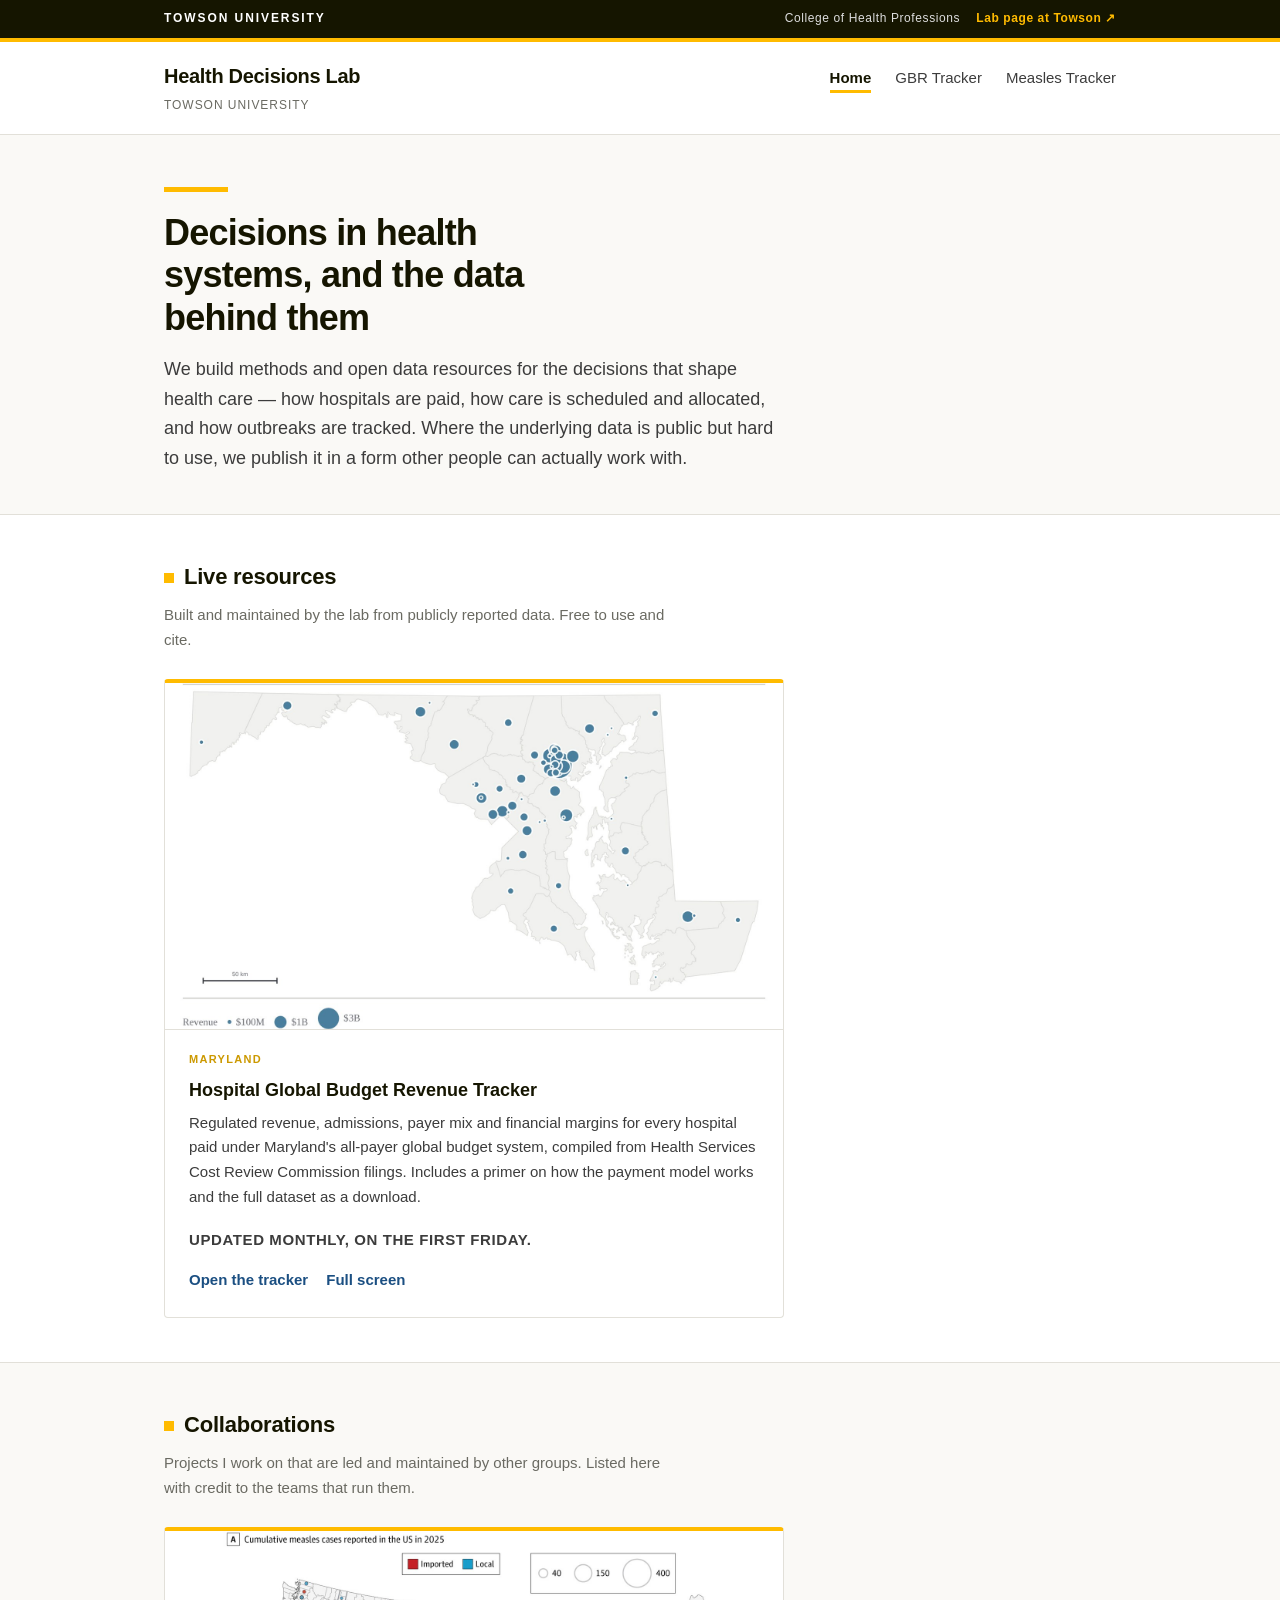
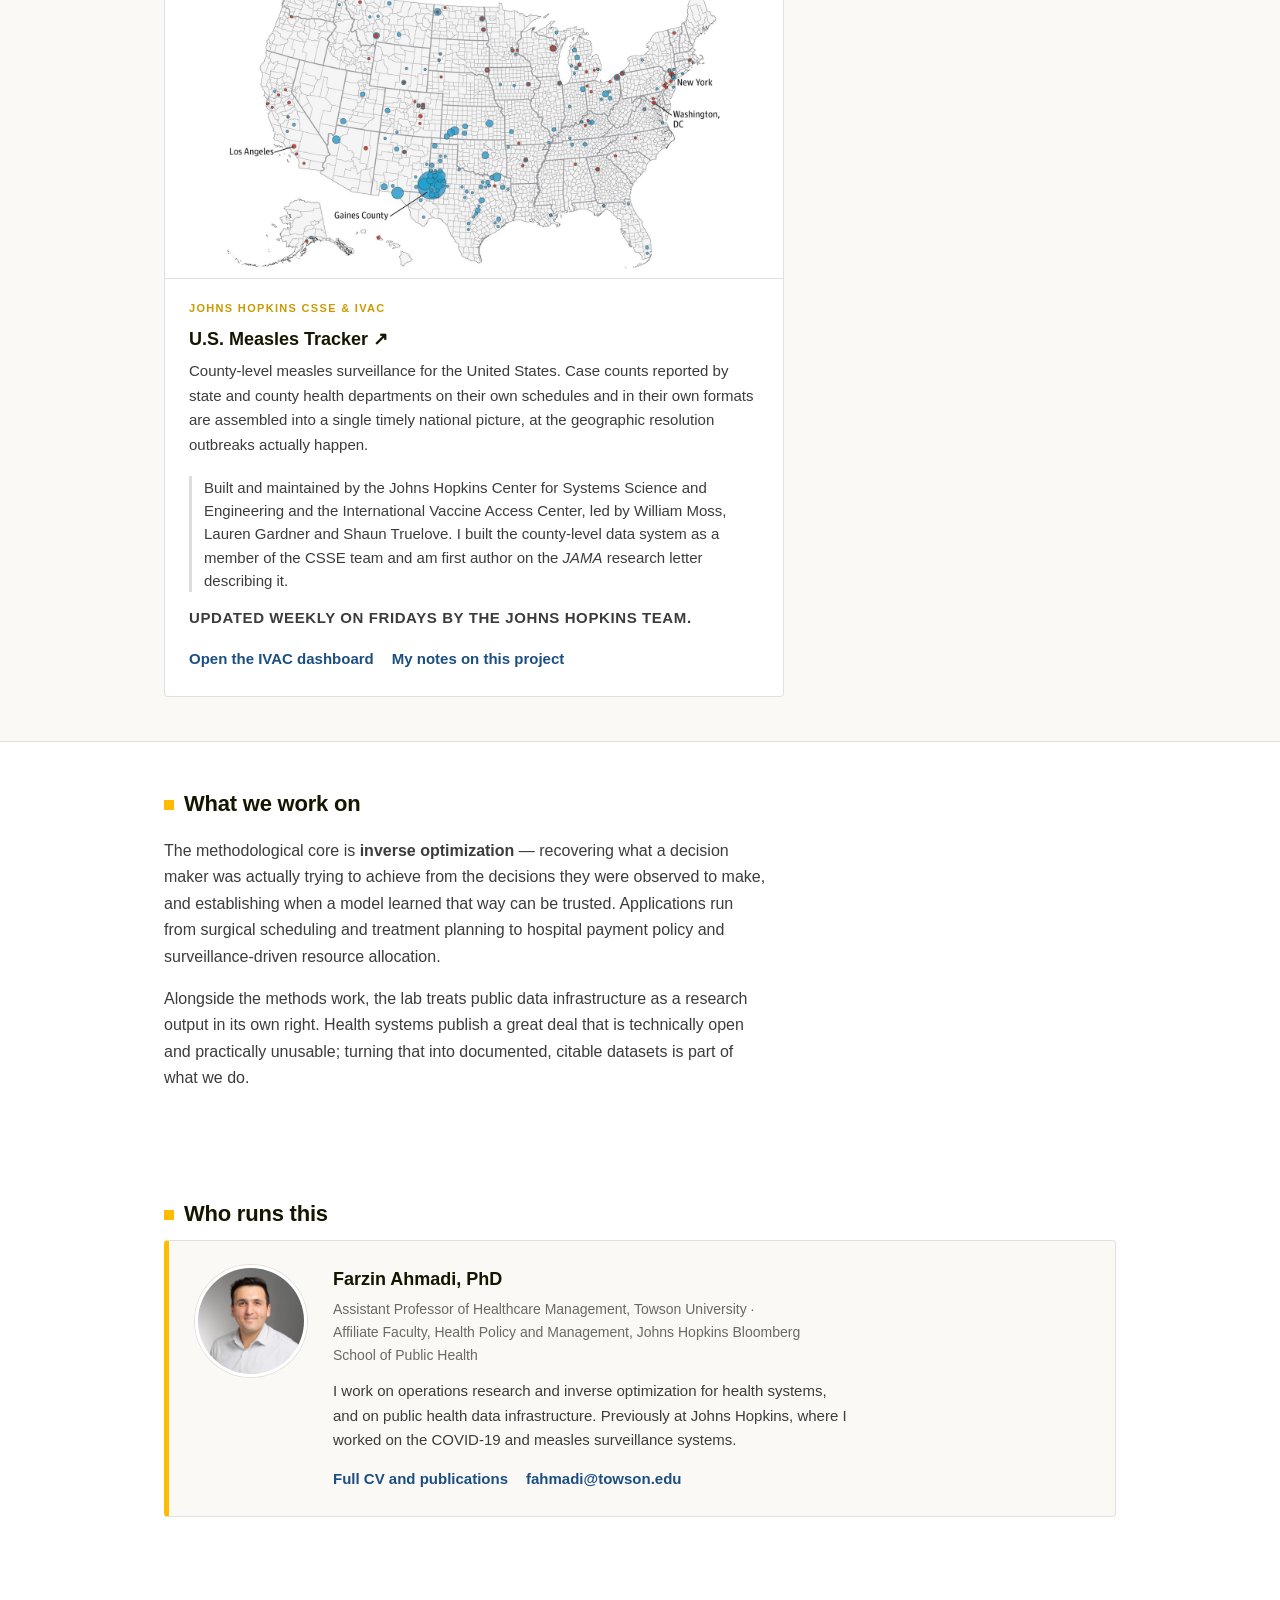
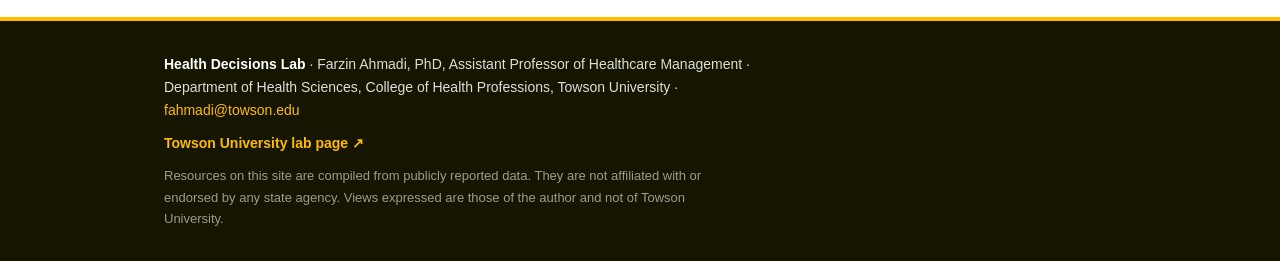
<file: index.html>
<!DOCTYPE html>
<html lang="en">
<head>
<meta charset="utf-8">
<meta name="viewport" content="width=device-width, initial-scale=1">
<title>Health Decisions Lab — Towson University</title>
<meta name="description" content="Methods and open data resources for decisions in health systems: hospital payment, care operations, and disease surveillance. Farzin Ahmadi, Towson University.">
<link rel="stylesheet" href="styles.css">
</head>
<body>

<div class="tu-bar">
  <div class="tu-bar-inner">
    <a class="tu-wordmark" href="https://www.towson.edu/" target="_blank" rel="noopener">
      <!-- Optional: download the official TU mark from towson.edu/brand, save it as tu-logo.png
           in this folder, and uncomment the next line. Text fallback is used otherwise. -->
      <!-- <img src="tu-logo.png" alt=""> -->
      Towson University
    </a>
    <span class="tu-right">
      <span class="tu-unit">College of Health Professions</span>
      <a class="tu-link" href="https://wp.towson.edu/healthdecisions/">Lab page at Towson &#8599;</a>
    </span>
  </div>
</div>

<header class="site-header">
  <div class="header-inner">
    <a class="brand" href="./">
      <span class="brand-name">Health Decisions Lab</span>
      <span class="brand-sub">Towson University</span>
    </a>
    <nav aria-label="Main">
      <ul>
        <li><a href="./" aria-current="page">Home</a></li>
        <li><a href="gbr-tracker.html">GBR Tracker</a></li>
        <li><a href="measles.html">Measles Tracker</a></li>
      </ul>
    </nav>
  </div>
</header>

<main>
  <div class="hero">
    <div class="wrap">
      <div class="rule"></div>
      <h1>Decisions in health systems, and the data behind them</h1>
      <p>We build methods and open data resources for the decisions that shape health care —
         how hospitals are paid, how care is scheduled and allocated, and how outbreaks are
         tracked. Where the underlying data is public but hard to use, we publish it in a form
         other people can actually work with.</p>
    </div>
  </div>

  <section>
    <div class="wrap">
      <h2><span class="tick"></span>Live resources</h2>
      <p class="section-note">Built and maintained by the lab from publicly reported data.
         Free to use and cite.</p>

      <div class="cards cards--solo">

        <article class="card">
          <div class="card-thumb" style="background-image:url('img/gbr-card.jpg')"
               role="img" aria-label="Map of Maryland hospital revenue under global budgets"></div>
          <p class="eyebrow">Maryland</p>
          <h3><a href="gbr-tracker.html">Hospital Global Budget Revenue Tracker</a></h3>
          <p>Regulated revenue, admissions, payer mix and financial margins for every hospital
             paid under Maryland's all-payer global budget system, compiled from Health Services
             Cost Review Commission filings. Includes a primer on how the payment model works
             and the full dataset as a download.</p>
          <p class="card-meta">Updated monthly, on the first Friday.</p>
          <div class="card-links">
            <a href="gbr-tracker.html">Open the tracker</a>
            <a href="https://farzinahmadi.github.io/maryland-gbr-tracker/" target="_blank" rel="noopener">Full screen</a>
          </div>
        </article>

      </div>
    </div>
  </section>

  <section class="section-alt">
    <div class="wrap">
      <h2><span class="tick"></span>Collaborations</h2>
      <p class="section-note">Projects I work on that are led and maintained by other groups.
         Listed here with credit to the teams that run them.</p>

      <div class="cards cards--solo">

        <article class="card">
          <div class="card-thumb" style="background-image:url('img/measles-card.jpg')"
               role="img" aria-label="Map of cumulative US measles cases in 2025, from Ahmadi et al., JAMA 2025"></div>
          <p class="eyebrow">Johns Hopkins CSSE &amp; IVAC</p>
          <h3><a href="https://publichealth.jhu.edu/ivac/resources/us-measles-tracker" target="_blank" rel="noopener">U.S. Measles Tracker&nbsp;&#8599;</a></h3>
          <p>County-level measles surveillance for the United States. Case counts reported by
             state and county health departments on their own schedules and in their own formats
             are assembled into a single timely national picture, at the geographic resolution
             outbreaks actually happen.</p>
          <p class="card-credit">Built and maintained by the Johns Hopkins Center for Systems Science
             and Engineering and the International Vaccine Access Center, led by William Moss,
             Lauren Gardner and Shaun Truelove. I built the county-level data system as a member
             of the CSSE team and am first author on the <em>JAMA</em> research letter describing it.</p>
          <p class="card-meta">Updated weekly on Fridays by the Johns Hopkins team.</p>
          <div class="card-links">
            <a href="https://publichealth.jhu.edu/ivac/resources/us-measles-tracker" target="_blank" rel="noopener">Open the IVAC dashboard</a>
            <a href="measles.html">My notes on this project</a>
          </div>
        </article>

      </div>
    </div>
  </section>

  <section>
    <div class="wrap">
      <h2><span class="tick"></span>What we work on</h2>
      <p>The methodological core is <strong>inverse optimization</strong> — recovering what a
         decision maker was actually trying to achieve from the decisions they were observed to
         make, and establishing when a model learned that way can be trusted. Applications run
         from surgical scheduling and treatment planning to hospital payment policy and
         surveillance-driven resource allocation.</p>
      <p>Alongside the methods work, the lab treats public data infrastructure as a research
         output in its own right. Health systems publish a great deal that is technically open
         and practically unusable; turning that into documented, citable datasets is part of
         what we do.</p>
    </div>
  </section>

  <section>
    <div class="wrap">
      <h2><span class="tick"></span>Who runs this</h2>
      <div class="lead-card">
        <img class="lead-photo" src="img/farzin.jpg" alt="Farzin Ahmadi">
        <div class="lead-body">
          <p class="lead-name">Farzin Ahmadi, PhD</p>
          <p class="lead-role">Assistant Professor of Healthcare Management, Towson University &middot;
             Affiliate Faculty, Health Policy and Management, Johns Hopkins Bloomberg School of Public Health</p>
          <p class="lead-text">I work on operations research and inverse optimization for health
             systems, and on public health data infrastructure. Previously at Johns Hopkins, where
             I worked on the COVID-19 and measles surveillance systems.</p>
          <p class="lead-links">
            <a href="https://farzinahmadi.github.io/">Full CV and publications</a>
            <a href="mailto:fahmadi@towson.edu">fahmadi@towson.edu</a>
          </p>
        </div>
      </div>
    </div>
  </section>
</main>

<footer class="site-footer">
  <div class="wrap">
    <p><strong>Health Decisions Lab</strong> &middot; Farzin Ahmadi, PhD, Assistant Professor of
       Healthcare Management &middot; Department of Health Sciences, College of Health Professions,
       Towson University &middot; <a href="mailto:fahmadi@towson.edu">fahmadi@towson.edu</a></p>
    <p class="foot-link"><a href="https://wp.towson.edu/healthdecisions/">Towson University lab page &#8599;</a></p>
    <p class="fine">Resources on this site are compiled from publicly reported data. They are not affiliated with or endorsed by any state agency. Views expressed are those of the author and not of Towson University.</p>
  </div>
</footer>


</body>
</html>
</file>
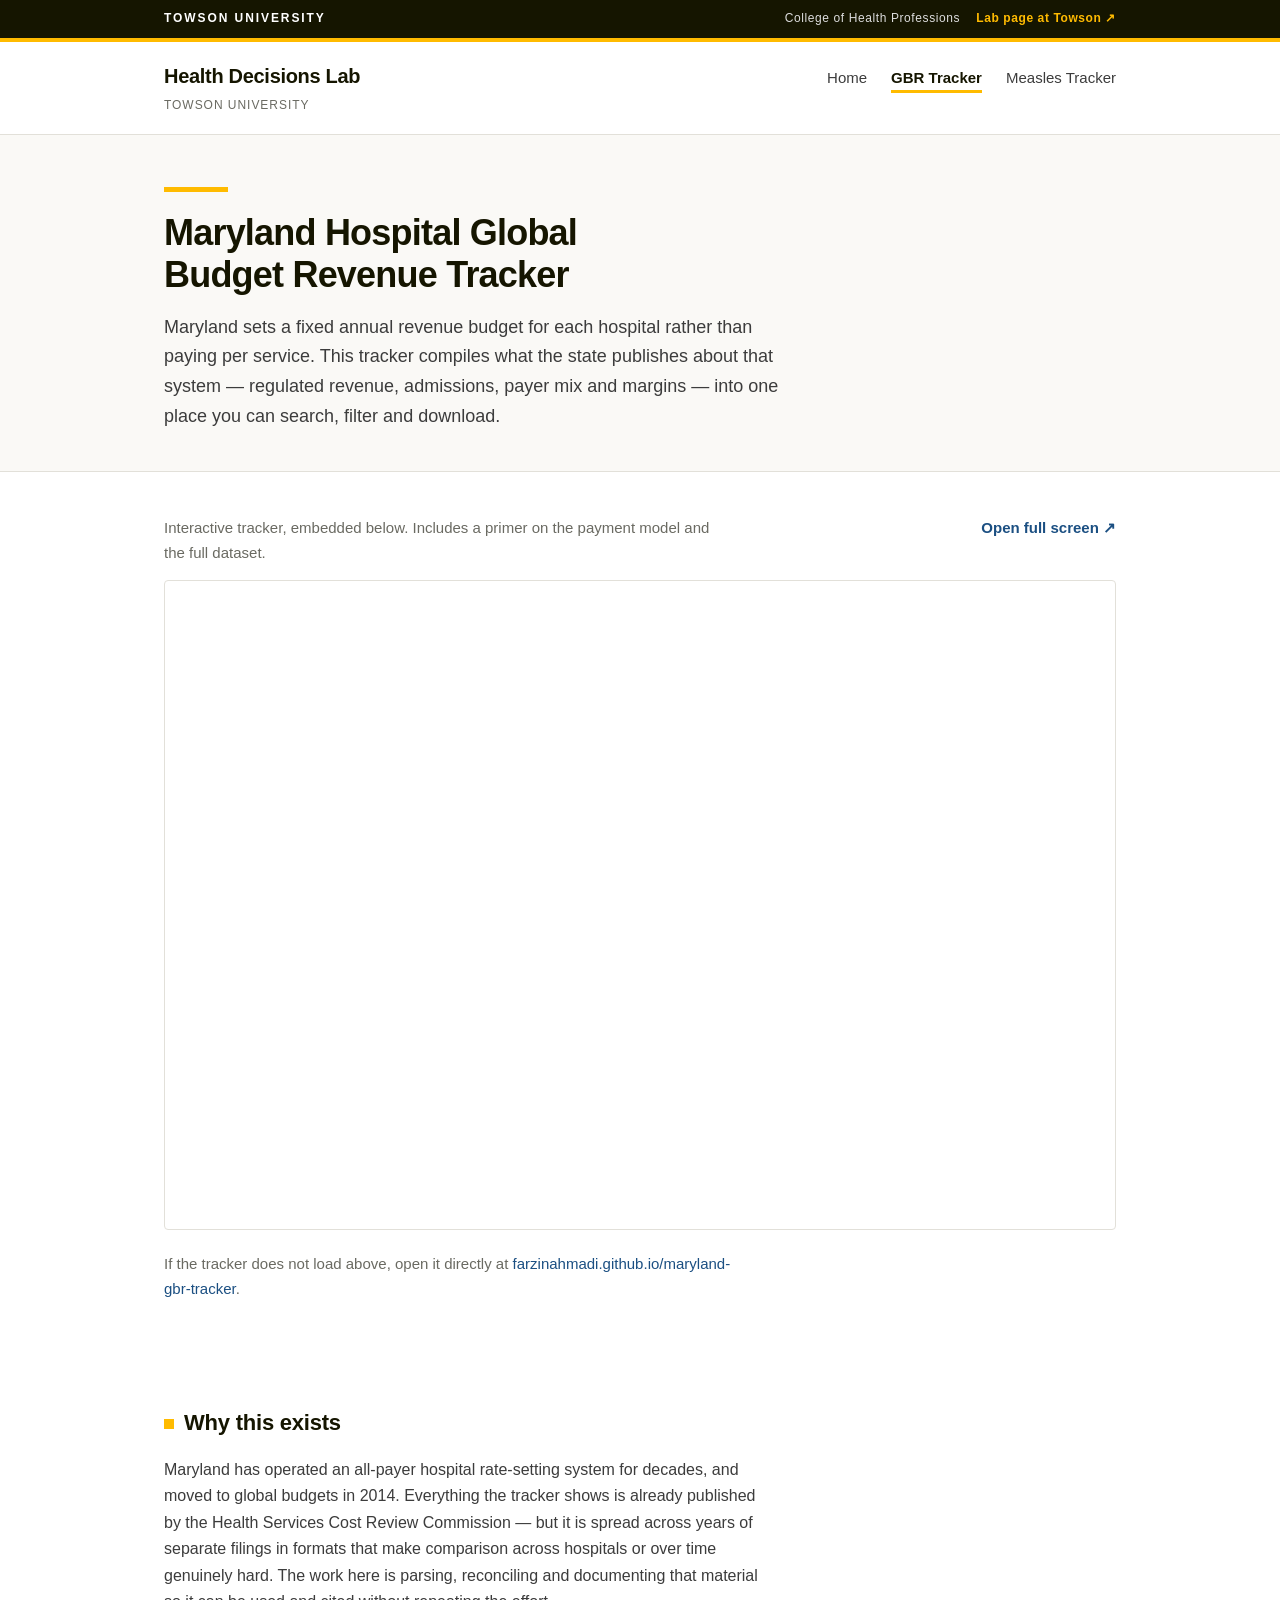
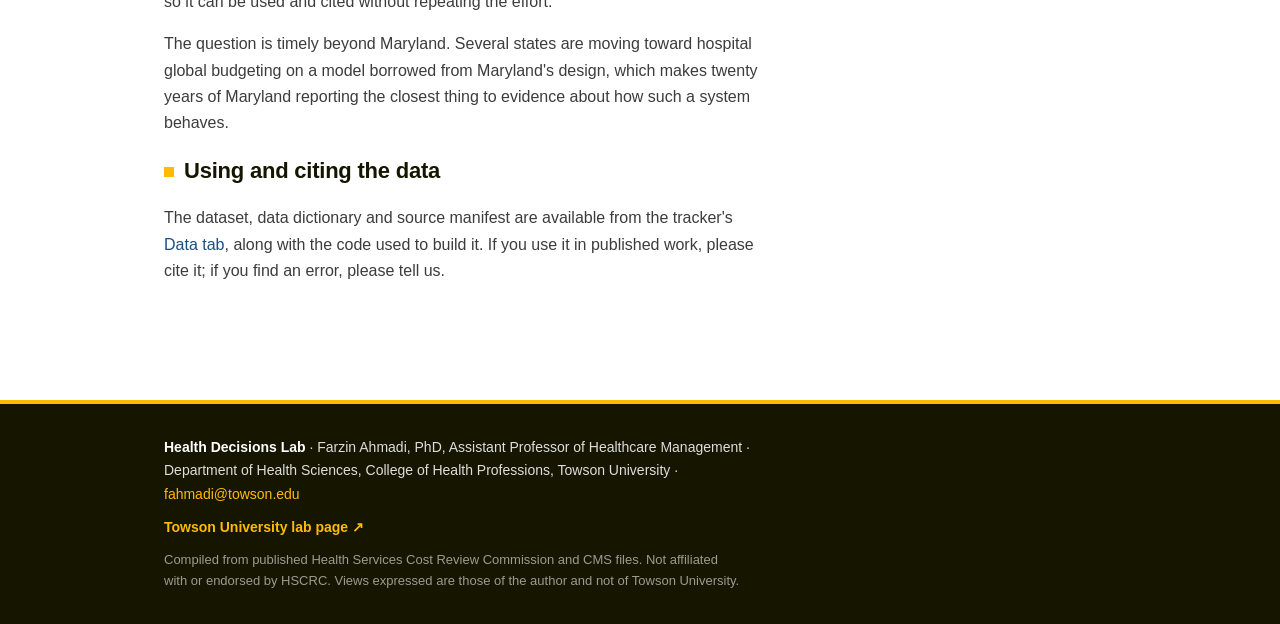
<file: gbr-tracker.html>
<!DOCTYPE html>
<html lang="en">
<head>
<meta charset="utf-8">
<meta name="viewport" content="width=device-width, initial-scale=1">
<title>Maryland Hospital Global Budget Revenue Tracker — Health Decisions Lab</title>
<meta name="description" content="Regulated revenue, admissions, payer mix and margins for hospitals paid under Maryland's all-payer global budget system, compiled from HSCRC filings.">
<link rel="stylesheet" href="styles.css">
</head>
<body>

<div class="tu-bar">
  <div class="tu-bar-inner">
    <a class="tu-wordmark" href="https://www.towson.edu/" target="_blank" rel="noopener">
      <!-- Optional: download the official TU mark from towson.edu/brand, save it as tu-logo.png
           in this folder, and uncomment the next line. Text fallback is used otherwise. -->
      <!-- <img src="tu-logo.png" alt=""> -->
      Towson University
    </a>
    <span class="tu-right">
      <span class="tu-unit">College of Health Professions</span>
      <a class="tu-link" href="https://wp.towson.edu/healthdecisions/">Lab page at Towson &#8599;</a>
    </span>
  </div>
</div>

<header class="site-header">
  <div class="header-inner">
    <a class="brand" href="./">
      <span class="brand-name">Health Decisions Lab</span>
      <span class="brand-sub">Towson University</span>
    </a>
    <nav aria-label="Main">
      <ul>
        <li><a href="./">Home</a></li>
        <li><a href="gbr-tracker.html" aria-current="page">GBR Tracker</a></li>
        <li><a href="measles.html">Measles Tracker</a></li>
      </ul>
    </nav>
  </div>
</header>

<main>
  <div class="hero">
    <div class="wrap">
      <div class="rule"></div>
      <h1>Maryland Hospital Global Budget Revenue Tracker</h1>
      <p>Maryland sets a fixed annual revenue budget for each hospital rather than paying per
         service. This tracker compiles what the state publishes about that system — regulated
         revenue, admissions, payer mix and margins — into one place you can search, filter
         and download.</p>
    </div>
  </div>

  <section>
    <div class="wrap">
      <div class="embed-bar">
        <p>Interactive tracker, embedded below. Includes a primer on the payment model and the full dataset.</p>
        <p><a href="https://farzinahmadi.github.io/maryland-gbr-tracker/" target="_blank" rel="noopener"><strong>Open full screen&nbsp;↗</strong></a></p>
      </div>

      <iframe
        class="embed-frame"
        src="https://farzinahmadi.github.io/maryland-gbr-tracker/"
        title="Maryland Hospital Global Budget Revenue Tracker"
        loading="lazy"
        referrerpolicy="no-referrer-when-downgrade">
      </iframe>

      <p class="embed-fallback">If the tracker does not load above, open it directly at
        <a href="https://farzinahmadi.github.io/maryland-gbr-tracker/" target="_blank" rel="noopener">farzinahmadi.github.io/maryland-gbr-tracker</a>.</p>
    </div>
  </section>

  <section>
    <div class="wrap">
      <h2><span class="tick"></span>Why this exists</h2>
      <p>Maryland has operated an all-payer hospital rate-setting system for decades, and moved
         to global budgets in 2014. Everything the tracker shows is already published by the
         Health Services Cost Review Commission — but it is spread across years of separate
         filings in formats that make comparison across hospitals or over time genuinely hard.
         The work here is parsing, reconciling and documenting that material so it can be used
         and cited without repeating the effort.</p>
      <p>The question is timely beyond Maryland. Several states are moving toward hospital
         global budgeting on a model borrowed from Maryland's design, which makes twenty years
         of Maryland reporting the closest thing to evidence about how such a system behaves.</p>

      <h2><span class="tick"></span>Using and citing the data</h2>
      <p>The dataset, data dictionary and source manifest are available from the tracker's
         <a href="https://farzinahmadi.github.io/maryland-gbr-tracker/" target="_blank" rel="noopener">Data tab</a>,
         along with the code used to build it. If you use it in published work, please cite it;
         if you find an error, please tell us.</p>
    </div>
  </section>
</main>

<footer class="site-footer">
  <div class="wrap">
    <p><strong>Health Decisions Lab</strong> &middot; Farzin Ahmadi, PhD, Assistant Professor of
       Healthcare Management &middot; Department of Health Sciences, College of Health Professions,
       Towson University &middot; <a href="mailto:fahmadi@towson.edu">fahmadi@towson.edu</a></p>
    <p class="foot-link"><a href="https://wp.towson.edu/healthdecisions/">Towson University lab page &#8599;</a></p>
    <p class="fine">Compiled from published Health Services Cost Review Commission and CMS files. Not affiliated with or endorsed by HSCRC. Views expressed are those of the author and not of Towson University.</p>
  </div>
</footer>


</body>
</html>
</file>
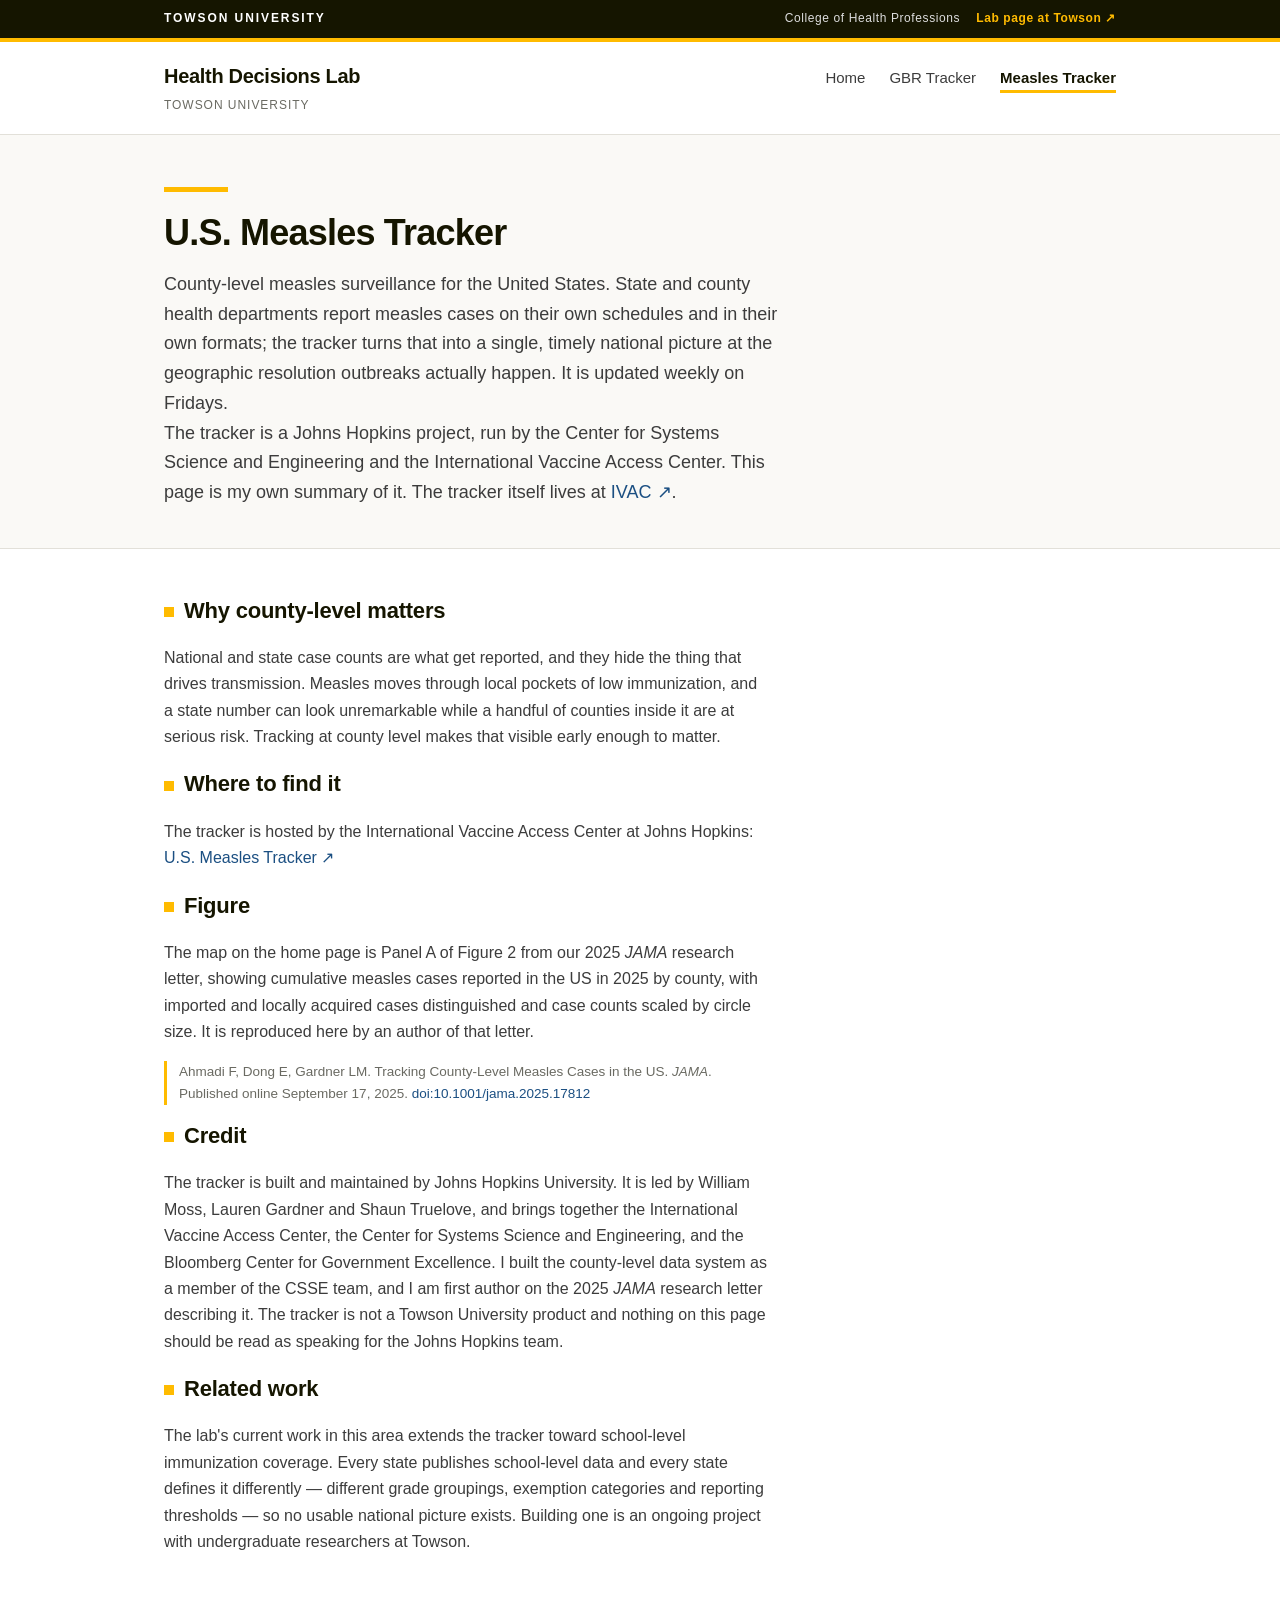
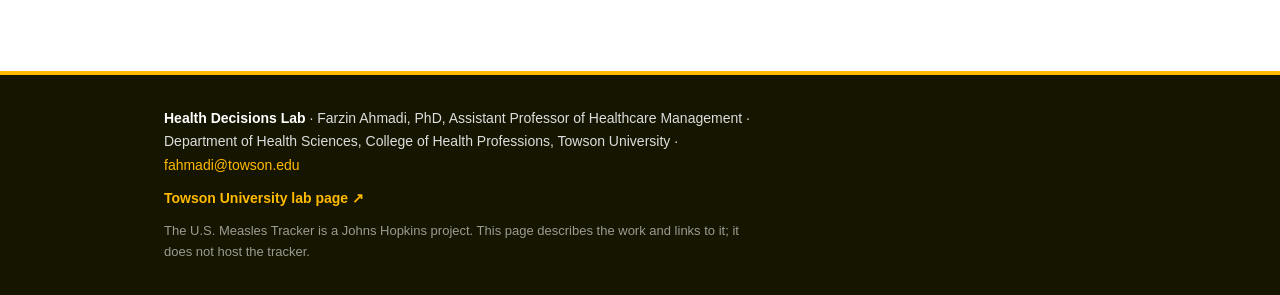
<file: measles.html>
<!DOCTYPE html>
<html lang="en">
<head>
<meta charset="utf-8">
<meta name="viewport" content="width=device-width, initial-scale=1">
<title>U.S. Measles Tracker — Health Decisions Lab</title>
<meta name="description" content="County-level measles surveillance for the United States, built and maintained with colleagues at Johns Hopkins.">
<link rel="stylesheet" href="styles.css">
</head>
<body>

<div class="tu-bar">
  <div class="tu-bar-inner">
    <a class="tu-wordmark" href="https://www.towson.edu/" target="_blank" rel="noopener">
      <!-- Optional: download the official TU mark from towson.edu/brand, save it as tu-logo.png
           in this folder, and uncomment the next line. Text fallback is used otherwise. -->
      <!-- <img src="tu-logo.png" alt=""> -->
      Towson University
    </a>
    <span class="tu-right">
      <span class="tu-unit">College of Health Professions</span>
      <a class="tu-link" href="https://wp.towson.edu/healthdecisions/">Lab page at Towson &#8599;</a>
    </span>
  </div>
</div>

<header class="site-header">
  <div class="header-inner">
    <a class="brand" href="./">
      <span class="brand-name">Health Decisions Lab</span>
      <span class="brand-sub">Towson University</span>
    </a>
    <nav aria-label="Main">
      <ul>
        <li><a href="./">Home</a></li>
        <li><a href="gbr-tracker.html">GBR Tracker</a></li>
        <li><a href="measles.html" aria-current="page">Measles Tracker</a></li>
      </ul>
    </nav>
  </div>
</header>

<main>
  <div class="hero">
    <div class="wrap">
      <div class="rule"></div>
      <h1>U.S. Measles Tracker</h1>
      <p>County-level measles surveillance for the United States. State and county health
         departments report measles cases on their own schedules and in their own formats; the
         tracker turns that into a single, timely national picture at the geographic resolution
         outbreaks actually happen. It is updated weekly on Fridays.</p>
      <p class="hero-note">The tracker is a Johns Hopkins project, run by the Center for Systems
         Science and Engineering and the International Vaccine Access Center. This page is my own
         summary of it. The tracker itself lives at
         <a href="https://publichealth.jhu.edu/ivac/resources/us-measles-tracker" target="_blank" rel="noopener">IVAC&nbsp;&#8599;</a>.</p>
    </div>
  </div>

  <section>
    <div class="wrap">
      <h2><span class="tick"></span>Why county-level matters</h2>
      <p>National and state case counts are what get reported, and they hide the thing that
         drives transmission. Measles moves through local pockets of low immunization, and a
         state number can look unremarkable while a handful of counties inside it are at
         serious risk. Tracking at county level makes that visible early enough to matter.</p>

      <h2><span class="tick"></span>Where to find it</h2>
      <p>The tracker is hosted by the International Vaccine Access Center at Johns Hopkins:
         <a href="https://publichealth.jhu.edu/ivac/resources/us-measles-tracker" target="_blank" rel="noopener">U.S. Measles Tracker&nbsp;↗</a></p>

      <h2><span class="tick"></span>Figure</h2>
      <p>The map on the home page is Panel A of Figure 2 from our 2025 <em>JAMA</em> research letter,
         showing cumulative measles cases reported in the US in 2025 by county, with imported and
         locally acquired cases distinguished and case counts scaled by circle size. It is
         reproduced here by an author of that letter.</p>
      <p class="citation">Ahmadi F, Dong E, Gardner LM. Tracking County-Level Measles Cases in the US.
         <em>JAMA</em>. Published online September 17, 2025.
         <a href="https://doi.org/10.1001/jama.2025.17812" target="_blank" rel="noopener">doi:10.1001/jama.2025.17812</a></p>

      <h2><span class="tick"></span>Credit</h2>
      <p>The tracker is built and maintained by Johns Hopkins University. It is led by William Moss,
         Lauren Gardner and Shaun Truelove, and brings together the International Vaccine Access
         Center, the Center for Systems Science and Engineering, and the Bloomberg Center for
         Government Excellence. I built the county-level data system as a member of the CSSE team,
         and I am first author on the 2025 <em>JAMA</em> research letter describing it. The tracker
         is not a Towson University product and nothing on this page should be read as speaking for
         the Johns Hopkins team.</p>

      <h2><span class="tick"></span>Related work</h2>
      <p>The lab's current work in this area extends the tracker toward school-level
         immunization coverage. Every state publishes school-level data and every state defines
         it differently — different grade groupings, exemption categories and reporting
         thresholds — so no usable national picture exists. Building one is an ongoing project
         with undergraduate researchers at Towson.</p>
    </div>
  </section>
</main>

<footer class="site-footer">
  <div class="wrap">
    <p><strong>Health Decisions Lab</strong> &middot; Farzin Ahmadi, PhD, Assistant Professor of
       Healthcare Management &middot; Department of Health Sciences, College of Health Professions,
       Towson University &middot; <a href="mailto:fahmadi@towson.edu">fahmadi@towson.edu</a></p>
    <p class="foot-link"><a href="https://wp.towson.edu/healthdecisions/">Towson University lab page &#8599;</a></p>
    <p class="fine">The U.S. Measles Tracker is a Johns Hopkins project. This page describes the work and links to it; it does not host the tracker.</p>
  </div>
</footer>


</body>
</html>
</file>
<file: styles.css>
/* Health Decisions Lab — Towson University
   Palette from TU Brand Toolkit: Gold #FFBB00, Black #151500,
   Old Gold #cc9900, Graphite #3C3C3C, Glen Mist #dddddd */

:root{
  --tu-gold:#FFBB00;
  --tu-black:#151500;
  --tu-oldgold:#cc9900;
  --tu-graphite:#3C3C3C;
  --tu-mist:#dddddd;

  --ink:#151500;
  --body:#3C3C3C;
  --muted:#6a6a62;
  --link:#1b4f82;
  --bg:#ffffff;
  --panel:#faf9f6;
  --line:#e2e0d9;
  --maxw:1000px;
}

*{box-sizing:border-box}
html{-webkit-text-size-adjust:100%}
body{
  margin:0;background:var(--bg);color:var(--body);
  font:16px/1.65 -apple-system,BlinkMacSystemFont,"Segoe UI",Roboto,"Helvetica Neue",Arial,sans-serif;
}
a{color:var(--link);text-decoration:none}
a:hover,a:focus{text-decoration:underline}
img{max-width:100%;height:auto}
.wrap{max-width:var(--maxw);margin:0 auto;padding:0 24px}

/* ---------- TU institutional bar ---------- */
.tu-bar{background:var(--tu-black);border-bottom:4px solid var(--tu-gold)}
.tu-bar-inner{
  max-width:var(--maxw);margin:0 auto;padding:9px 24px;
  display:flex;flex-wrap:wrap;gap:6px 18px;align-items:center;justify-content:space-between;
}
.tu-wordmark{
  display:flex;align-items:center;gap:10px;
  color:#fff;font-size:12px;font-weight:700;letter-spacing:.16em;text-transform:uppercase;
  text-decoration:none;
}
.tu-wordmark:hover{text-decoration:none;color:var(--tu-gold)}
.tu-wordmark img{height:22px;width:auto;display:block}
.tu-unit{color:var(--tu-mist);font-size:12px;letter-spacing:.05em}

/* ---------- site header ---------- */
.site-header{background:#fff;border-bottom:1px solid var(--line);position:sticky;top:0;z-index:20}
.header-inner{
  max-width:var(--maxw);margin:0 auto;padding:18px 24px;
  display:flex;flex-wrap:wrap;gap:12px 28px;align-items:baseline;justify-content:space-between;
}
.brand{text-decoration:none;color:inherit;display:block}
.brand:hover{text-decoration:none}
.brand-name{
  font-size:20px;font-weight:800;letter-spacing:-.015em;color:var(--ink);display:block;
}
.brand-sub{
  font-size:12px;color:var(--muted);display:block;margin-top:3px;
  letter-spacing:.08em;text-transform:uppercase;
}
nav ul{list-style:none;display:flex;flex-wrap:wrap;gap:24px;margin:0;padding:0}
nav a{
  font-size:15px;color:var(--body);text-decoration:none;
  padding-bottom:4px;border-bottom:3px solid transparent;
}
nav a:hover{color:var(--ink);text-decoration:none;border-bottom-color:var(--tu-mist)}
nav a[aria-current="page"]{color:var(--ink);font-weight:700;border-bottom-color:var(--tu-gold)}

/* ---------- hero ---------- */
.hero{padding:52px 0 40px;border-bottom:1px solid var(--line);background:var(--panel)}
.hero .rule{width:64px;height:5px;background:var(--tu-gold);margin:0 0 20px}
.hero h1{font-size:36px;line-height:1.18;letter-spacing:-.022em;margin:0 0 16px;color:var(--ink);max-width:21ch}
.hero p{font-size:18px;color:var(--body);margin:0;max-width:62ch}

/* ---------- sections ---------- */
main{padding-bottom:56px}
section{padding:44px 0}
h2{font-size:22px;letter-spacing:-.01em;margin:0 0 8px;color:var(--ink)}
h2 .tick{display:inline-block;width:10px;height:10px;background:var(--tu-gold);margin-right:10px;vertical-align:middle}
.section-note{color:var(--muted);font-size:15px;margin:0 0 26px;max-width:62ch}
p{max-width:68ch}

/* ---------- cards ---------- */
.cards{display:grid;gap:20px;grid-template-columns:repeat(auto-fit,minmax(290px,1fr))}
.card{
  background:#fff;border:1px solid var(--line);border-top:4px solid var(--tu-gold);
  border-radius:4px;padding:24px;display:flex;flex-direction:column;
}
.card h3{margin:0 0 8px;font-size:18px;color:var(--ink);line-height:1.35}
.card h3 a{color:var(--ink)}
.eyebrow{
  font-size:11px;letter-spacing:.12em;text-transform:uppercase;
  color:var(--tu-oldgold);font-weight:800;margin:0 0 10px;
}
.card p:not(.eyebrow){color:var(--body);font-size:15px;margin:0 24px 18px;flex:1}
.card-links{display:flex;flex-wrap:wrap;gap:18px;font-size:15px;font-weight:600}

/* ---------- embed ---------- */
.embed-bar{display:flex;flex-wrap:wrap;gap:12px 20px;align-items:baseline;justify-content:space-between;margin:0 0 14px}
.embed-bar p{margin:0;font-size:15px;color:var(--muted)}
.embed-frame{
  width:100%;height:calc(100vh - 250px);min-height:620px;
  border:1px solid var(--line);border-radius:4px;background:#fff;
}
.embed-fallback{font-size:15px;color:var(--muted);margin-top:14px}

/* ---------- footer ---------- */
.site-footer{background:var(--tu-black);border-top:4px solid var(--tu-gold);padding:32px 0;color:var(--tu-mist);font-size:14px}
.site-footer strong{color:#fff}
.site-footer p{margin:0 0 10px;max-width:80ch}
.site-footer a{color:var(--tu-gold)}
.site-footer .fine{color:#9b9b93;font-size:13px;margin-bottom:0}

@media (max-width:640px){
  .hero{padding:36px 0 28px}
  .hero h1{font-size:27px}
  .hero p{font-size:16px}
  .card h3{min-height:0}
  .embed-frame{height:calc(100vh - 210px);min-height:520px}
  .tu-bar-inner{padding:8px 20px}
  .tu-unit{display:none}
}

/* ---------- lead / byline ---------- */
.lead-card{
  display:flex;gap:26px;align-items:flex-start;flex-wrap:wrap;
  background:var(--panel);border:1px solid var(--line);border-left:5px solid var(--tu-gold);
  border-radius:4px;padding:24px 26px;
}
.lead-photo{
  width:112px;height:112px;border-radius:50%;object-fit:cover;
  border:3px solid #fff;box-shadow:0 0 0 1px var(--line);flex:none;
}
.lead-body{flex:1;min-width:260px}
.lead-name{font-size:18px;font-weight:800;color:var(--ink);margin:0 0 3px}
.lead-role{font-size:14px;color:var(--muted);margin:0 0 12px;max-width:60ch}
.lead-text{font-size:15px;margin:0 0 14px;max-width:62ch}
.lead-links{display:flex;flex-wrap:wrap;gap:18px;font-size:15px;font-weight:600;margin:0}

@media (max-width:640px){
  .lead-card{gap:18px;padding:20px}
  .lead-photo{width:88px;height:88px}
}

/* ---------- card thumbnails ---------- */
.card{padding:0;overflow:hidden}
.card .eyebrow{margin:20px 24px 10px}
.card h3{margin:0 24px 8px}
.card .card-links{margin:0 24px 24px}
.card-thumb{
  display:block;width:100%;aspect-ratio:16/9;
  background-color:#efece4;
  background-size:cover;background-position:top center;background-repeat:no-repeat;
  border-bottom:1px solid var(--line);
}
@supports not (aspect-ratio: 16/9){ .card-thumb{height:190px} }

/* ---------- back-links to the Towson WordPress page ---------- */
.tu-right{
  display:flex;flex-wrap:wrap;align-items:center;gap:6px 16px;
  margin-left:auto;
}
.tu-link{
  color:var(--tu-gold);font-size:12px;font-weight:700;
  letter-spacing:.05em;text-decoration:none;white-space:nowrap;
}
.tu-link:hover{color:#fff;text-decoration:underline}

.foot-link{margin:0 0 10px}
.foot-link a{color:var(--tu-gold);font-weight:700}

@media (max-width:640px){
  /* .tu-unit is hidden at this width; the back-link must stay visible */
  .tu-right{gap:0}
  .tu-link{font-size:11px}
}

/* ---------- solo cards, credit lines, update cadence ---------- */
.cards--solo{grid-template-columns:minmax(0,620px)}
.card-credit{
  font-size:13.5px;line-height:1.55;color:var(--muted);
  border-left:3px solid var(--tu-mist);padding-left:12px;
  margin:0 24px 14px !important;flex:none !important;
}
.card-meta{
  font-size:12px;letter-spacing:.04em;font-weight:700;color:var(--tu-oldgold);
  text-transform:uppercase;margin:0 24px 16px !important;flex:none !important;
}
.section-alt{background:var(--panel);border-top:1px solid var(--line);border-bottom:1px solid var(--line)}
.hero-note{font-size:15px;color:var(--muted);max-width:66ch;margin-top:14px}
.citation{
  font-size:13.5px;line-height:1.6;color:var(--muted);
  border-left:3px solid var(--tu-gold);padding-left:12px;max-width:74ch;
}
</file>
